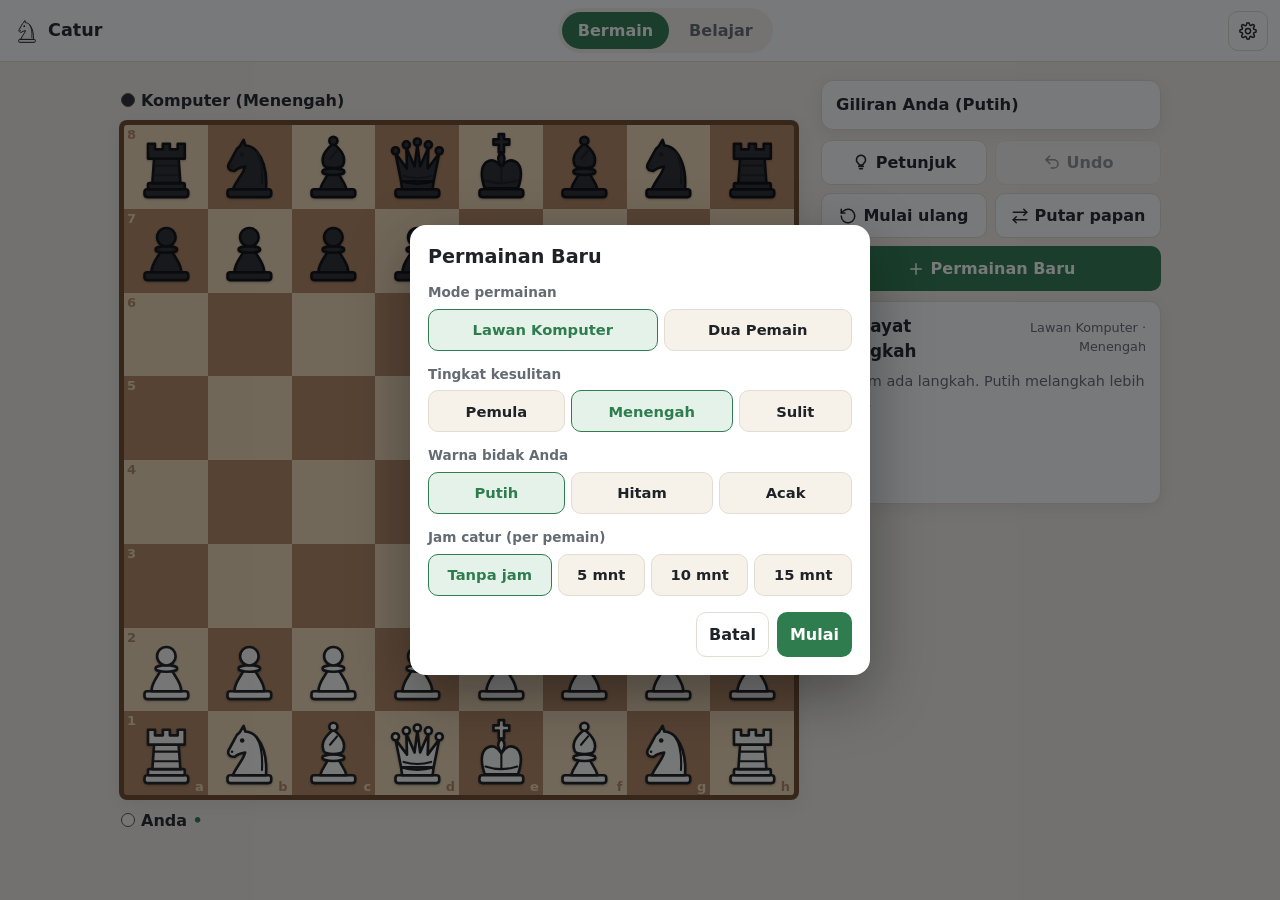
<file: index.html>
<!DOCTYPE html>
<html lang="id" data-theme="light" data-board="wood">
<head>
  <meta charset="UTF-8">
  <meta name="viewport" content="width=device-width, initial-scale=1, viewport-fit=cover">
  <meta name="theme-color" content="#2f7d4f">
  <meta name="description" content="Game catur berbahasa Indonesia: lawan komputer, dua pemain, dan mode belajar.">
  <title>Catur Indonesia</title>
  <link rel="stylesheet" href="css/style.css">
</head>
<body>
  <!-- ================= BAGIAN ATAS ================= -->
  <header class="topbar">
    <div class="brand"><span class="brand-logo" id="brandLogo"></span><span>Catur</span></div>
    <nav class="tabs" role="tablist">
      <button class="tab active" data-view="play" role="tab" aria-selected="true">Bermain</button>
      <button class="tab" data-view="learn" role="tab" aria-selected="false">Belajar</button>
    </nav>
    <button class="icon-btn" id="btnSettings" aria-label="Pengaturan" title="Pengaturan">
      <svg viewBox="0 0 24 24"><path d="M12 15.5a3.5 3.5 0 1 0 0-7 3.5 3.5 0 0 0 0 7Z"/><path d="M19.4 15a1.7 1.7 0 0 0 .3 1.8l.1.1a2 2 0 1 1-2.8 2.8l-.1-.1a1.7 1.7 0 0 0-1.8-.3 1.7 1.7 0 0 0-1 1.5V21a2 2 0 1 1-4 0v-.1a1.7 1.7 0 0 0-1.1-1.5 1.7 1.7 0 0 0-1.8.3l-.1.1a2 2 0 1 1-2.8-2.8l.1-.1a1.7 1.7 0 0 0 .3-1.8 1.7 1.7 0 0 0-1.5-1H3a2 2 0 1 1 0-4h.1a1.7 1.7 0 0 0 1.5-1.1 1.7 1.7 0 0 0-.3-1.8l-.1-.1a2 2 0 1 1 2.8-2.8l.1.1a1.7 1.7 0 0 0 1.8.3H9a1.7 1.7 0 0 0 1-1.5V3a2 2 0 1 1 4 0v.1a1.7 1.7 0 0 0 1 1.5 1.7 1.7 0 0 0 1.8-.3l.1-.1a2 2 0 1 1 2.8 2.8l-.1.1a1.7 1.7 0 0 0-.3 1.8V9a1.7 1.7 0 0 0 1.5 1H21a2 2 0 1 1 0 4h-.1a1.7 1.7 0 0 0-1.5 1Z"/></svg>
    </button>
  </header>

  <main>
    <!-- ================= MODE BERMAIN ================= -->
    <section class="view" id="playView">
      <div class="game-layout">
        <div class="board-area">
          <div class="player-bar" id="barTop">
            <div class="pl-info"><span class="pl-dot"></span><span class="pl-name"></span></div>
            <div class="pl-captured"></div>
            <div class="pl-clock" hidden></div>
          </div>
          <div class="board-frame"><div id="board"></div></div>
          <div class="player-bar" id="barBottom">
            <div class="pl-info"><span class="pl-dot"></span><span class="pl-name"></span></div>
            <div class="pl-captured"></div>
            <div class="pl-clock" hidden></div>
          </div>
        </div>

        <aside class="panel">
          <div class="card status-card">
            <div class="status" id="status" aria-live="polite"></div>
            <div class="note" id="aiNote" hidden></div>
          </div>

          <div class="controls">
            <button class="btn" id="btnHint">
              <svg viewBox="0 0 24 24"><path d="M9 18h6M10 21h4M12 3a6 6 0 0 0-3.6 10.8c.6.5 1 1.2 1 2V16h5.2v-.2c0-.8.4-1.5 1-2A6 6 0 0 0 12 3Z"/></svg>
              Petunjuk</button>
            <button class="btn" id="btnUndo">
              <svg viewBox="0 0 24 24"><path d="M9 14 4 9l5-5"/><path d="M4 9h10.5a5.5 5.5 0 0 1 0 11H11"/></svg>
              Undo</button>
            <button class="btn" id="btnRestart">
              <svg viewBox="0 0 24 24"><path d="M3 12a9 9 0 1 0 3-6.7L3 8"/><path d="M3 3v5h5"/></svg>
              Mulai ulang</button>
            <button class="btn" id="btnFlip">
              <svg viewBox="0 0 24 24"><path d="m17 3 4 4-4 4"/><path d="M3 7h18M7 21l-4-4 4-4"/><path d="M21 17H3"/></svg>
              Putar papan</button>
            <button class="btn primary wide" id="btnNew">
              <svg viewBox="0 0 24 24"><path d="M12 5v14M5 12h14"/></svg>
              Permainan Baru</button>
          </div>

          <div class="card history-card">
            <div class="card-head">
              <h2>Riwayat Langkah</h2>
              <span class="game-info" id="gameInfo"></span>
            </div>
            <div class="move-list" id="moveList"></div>
          </div>
        </aside>
      </div>
    </section>

    <!-- ================= MODE BELAJAR ================= -->
    <section class="view" id="learnView" hidden>
      <div class="learn-layout show-list" id="learnLayout">
        <aside class="lesson-list" id="lessonList" aria-label="Daftar pelajaran"></aside>
        <div class="lesson-main">
          <div class="lesson-head">
            <button class="btn small back-btn" id="btnLessonBack">← Daftar</button>
            <div>
              <h2 id="lessonTitle"></h2>
              <div class="lesson-progress" id="lessonProgress"></div>
            </div>
          </div>
          <div class="lesson-body">
            <div class="lesson-board-area">
              <div class="board-frame"><div id="lessonBoard"></div></div>
            </div>
            <div class="lesson-side">
              <div class="card lesson-text" id="lessonText"></div>
              <div class="card task-card">
                <div class="task-label">Latihan</div>
                <div class="task-prompt" id="taskPrompt"></div>
                <div class="task-feedback" id="taskFeedback" aria-live="polite"></div>
                <div class="controls">
                  <button class="btn" id="btnTaskHint">Petunjuk</button>
                  <button class="btn" id="btnTaskReset">Ulangi</button>
                  <button class="btn primary wide" id="btnTaskNext" hidden>Lanjut →</button>
                </div>
              </div>
            </div>
          </div>
        </div>
      </div>
    </section>
  </main>

  <!-- ================= JENDELA: PERMAINAN BARU ================= -->
  <div class="modal" id="modalNew" hidden>
    <div class="modal-card" role="dialog" aria-modal="true" aria-labelledby="newTitle">
      <h2 id="newTitle">Permainan Baru</h2>
      <div class="field">
        <label>Mode permainan</label>
        <div class="seg" data-name="mode">
          <button data-value="ai">Lawan Komputer</button>
          <button data-value="two">Dua Pemain</button>
        </div>
      </div>
      <div class="field ai-only">
        <label>Tingkat kesulitan</label>
        <div class="seg" data-name="level">
          <button data-value="1">Pemula</button>
          <button data-value="2">Menengah</button>
          <button data-value="3">Sulit</button>
        </div>
      </div>
      <div class="field ai-only">
        <label>Warna bidak Anda</label>
        <div class="seg" data-name="color">
          <button data-value="w">Putih</button>
          <button data-value="b">Hitam</button>
          <button data-value="r">Acak</button>
        </div>
      </div>
      <div class="field">
        <label>Jam catur (per pemain)</label>
        <div class="seg" data-name="clock">
          <button data-value="0">Tanpa jam</button>
          <button data-value="5">5 mnt</button>
          <button data-value="10">10 mnt</button>
          <button data-value="15">15 mnt</button>
        </div>
      </div>
      <div class="modal-actions">
        <button class="btn" data-close>Batal</button>
        <button class="btn primary" id="btnStart">Mulai</button>
      </div>
    </div>
  </div>

  <!-- ================= JENDELA: PENGATURAN ================= -->
  <div class="modal" id="modalSettings" hidden>
    <div class="modal-card" role="dialog" aria-modal="true" aria-labelledby="setTitle">
      <h2 id="setTitle">Pengaturan</h2>
      <div class="field">
        <label>Tema papan</label>
        <div class="seg theme-seg" data-name="board">
          <button data-value="wood"><span class="swatch wood"></span>Klasik kayu</button>
          <button data-value="green"><span class="swatch green"></span>Hijau</button>
          <button data-value="blue"><span class="swatch blue"></span>Biru</button>
        </div>
      </div>
      <label class="switch-row"><span>Mode gelap</span><input type="checkbox" id="optDark"><span class="switch"></span></label>
      <label class="switch-row"><span>Efek suara</span><input type="checkbox" id="optSound"><span class="switch"></span></label>
      <label class="switch-row"><span>Peringatan bidak bisa dimakan gratis</span><input type="checkbox" id="optWarn"><span class="switch"></span></label>
      <label class="switch-row"><span>Putar papan otomatis (Dua Pemain)</span><input type="checkbox" id="optFlip"><span class="switch"></span></label>
      <div class="field">
        <label>Notasi riwayat langkah</label>
        <div class="seg" data-name="notation">
          <button data-value="intl">Internasional (N, B, R, Q, K)</button>
          <button data-value="id">Indonesia (K, G, B, M, R)</button>
        </div>
      </div>
      <div class="modal-actions">
        <button class="btn primary" data-close>Selesai</button>
      </div>
    </div>
  </div>

  <!-- ================= JENDELA: PROMOSI ================= -->
  <div class="modal" id="modalPromo" hidden>
    <div class="modal-card promo-card" role="dialog" aria-modal="true" aria-labelledby="promoTitle">
      <h2 id="promoTitle">Promosi pion</h2>
      <p class="muted">Pion Anda sampai di ujung papan. Pilih bidak penggantinya:</p>
      <div class="promo-grid" id="promoGrid"></div>
      <div class="modal-actions"><button class="btn" data-promo="">Batal</button></div>
    </div>
  </div>

  <!-- ================= JENDELA: DIALOG UMUM ================= -->
  <div class="modal" id="modalDialog" hidden>
    <div class="modal-card" role="alertdialog" aria-modal="true" aria-labelledby="dlgTitle">
      <h2 id="dlgTitle"></h2>
      <div class="dlg-body" id="dlgBody"></div>
      <div class="modal-actions" id="dlgActions"></div>
    </div>
  </div>

  <div class="toast" id="toast" role="status" aria-live="polite"></div>

  <!-- Urutan skrip: aturan → AI → gambar bidak → papan → suara → tutorial → aplikasi -->
  <script src="js/engine.js"></script>
  <script src="js/ai.js"></script>
  <script src="js/pieces.js"></script>
  <script src="js/board.js"></script>
  <script src="js/sound.js"></script>
  <script src="js/tutorial.js"></script>
  <script src="js/app.js"></script>
</body>
</html>
</file>
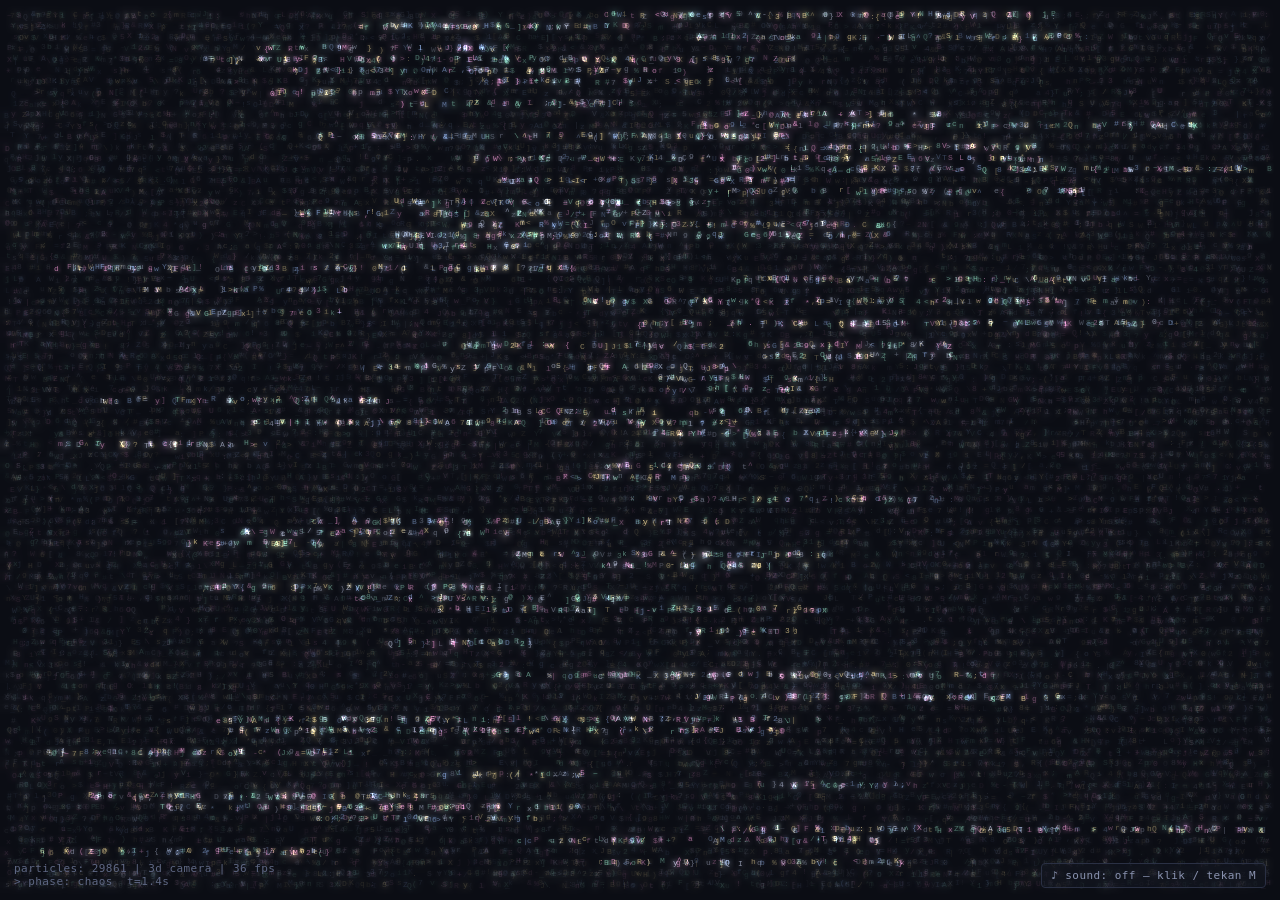
<file: black-hole.html>
<!DOCTYPE html>
<html lang="id">
<head>
<meta charset="UTF-8">
<meta name="viewport" content="width=device-width, initial-scale=1">
<title>ASCII Black Hole</title>
<style>
  html, body { margin: 0; height: 100%; background: #0b0d14; overflow: hidden; }
  canvas { display: block; position: fixed; inset: 0; width: 100vw; height: 100vh; }
  #hud {
    position: fixed; left: 14px; bottom: 12px;
    font: 11px ui-monospace, "SF Mono", Menlo, Consolas, monospace;
    color: #5f6884; letter-spacing: .04em;
    pointer-events: none; user-select: none; white-space: pre;
  }
  #snd {
    position: fixed; right: 14px; bottom: 12px;
    font: 11px ui-monospace, "SF Mono", Menlo, Consolas, monospace;
    color: #8a93b0; background: rgba(20,24,36,.55);
    border: 1px solid #2a3044; border-radius: 4px;
    padding: 5px 9px; letter-spacing: .04em; cursor: pointer;
  }
  #snd:hover { color: #d7dcf0; border-color: #4a5372; }
  #snd.on { color: #ffd38a; border-color: #6b5a34; }
</style>
</head>
<body>
<canvas id="c"></canvas>
<div id="hud"></div>
<button id="snd" type="button">♪ sound: off — klik / tekan M</button>
<script>
(() => {
'use strict';

/* =====================================================================
   KONFIGURASI
   ===================================================================== */
const N       = 29861;          // jumlah partikel
const LOOP    = 30;             // durasi satu siklus animasi (detik)
const DIST    = 11;             // jarak kamera ke pusat (satuan dunia)
const TAU     = Math.PI * 2;
const CHARSET = 'ABCDEFGHIJKLMNOPQRSTUVWXYZabcdefghijklmnopqrstuvwxyz0123456789()[]{}=+*#%@;:<>/\\|&$!?~^-_.,';
const NC      = CHARSET.length;
const SIZES   = [8, 10];        // dua ukuran font: kecil (jauh) & besar (dekat)
const CELL_W  = 6, CELL_H = 11; // grid "layar kode" pada fase kekacauan

// Parameter URL opsional untuk debugging: ?t=12 → mulai di detik ke-12
const params = new URLSearchParams(location.search);
const T_OFFSET = parseFloat(params.get('t')) || 0;

/* =====================================================================
   CANVAS & BUFFER
   Semua partikel di-"stamp" langsung ke ImageData (blending aditif
   manual), lalu glow ditambahkan dengan globalCompositeOperation 'lighter'.
   ===================================================================== */
const canvas = document.getElementById('c');
const ctx    = canvas.getContext('2d');
const hud    = document.getElementById('hud');
const glowA  = document.createElement('canvas'), gax = glowA.getContext('2d');
const glowB  = document.createElement('canvas'), gbx = glowB.getContext('2d');

let W = 0, H = 0, CX = 0, CY = 0, F = 0, MAXD = 0;
let img, data, u32, cols = 1, rows = 1;
let rowInd = new Float32Array(1), rowLen = new Float32Array(1);

/* ---------------------------------------------------------------------
   Masker glyph: setiap karakter dirender sekali, piksel yang menyala
   disimpan sebagai (dx, dy, alpha). Saat menggambar cukup menjumlahkan
   warna ke buffer — jauh lebih cepat daripada fillText 30rb kali.
   --------------------------------------------------------------------- */
let gStart, gDX, gDY, gA, gOff;
function buildGlyphs() {
  const tmp = document.createElement('canvas');
  tmp.width = tmp.height = 32;
  const tx = tmp.getContext('2d', { willReadFrequently: true });
  const dx = [], dy = [], a = [];
  gStart = new Int32Array(SIZES.length * NC + 1);
  let gi = 0;
  for (const s of SIZES) {
    const cw = Math.ceil(s * 0.62) + 1, ch = s + 2;
    tx.font = `${s}px ui-monospace, "SF Mono", Menlo, Consolas, "Courier New", monospace`;
    tx.textBaseline = 'top';
    tx.fillStyle = '#fff';
    for (let c = 0; c < NC; c++) {
      tx.clearRect(0, 0, 32, 32);
      tx.fillText(CHARSET[c], 0, 0);
      const d = tx.getImageData(0, 0, cw, ch).data;
      gStart[gi++] = dx.length;
      for (let y = 0; y < ch; y++) for (let x = 0; x < cw; x++) {
        const al = d[(y * cw + x) * 4 + 3];
        if (al > 24) { dx.push(x - (cw >> 1)); dy.push(y - (ch >> 1)); a.push(al / 255); }
      }
    }
  }
  gStart[gi] = dx.length;
  gDX = Int16Array.from(dx); gDY = Int16Array.from(dy);
  gA = Float32Array.from(a); gOff = new Int32Array(dx.length);
}

function hash(n) { const s = Math.sin(n * 127.1 + 311.7) * 43758.5453; return s - Math.floor(s); }

function resize() {
  const iw = innerWidth, ih = innerHeight;
  const rs = Math.min(1, Math.sqrt(2.4e6 / (iw * ih)));   // batasi jumlah piksel
  W = canvas.width  = Math.max(64, Math.floor(iw * rs));
  H = canvas.height = Math.max(64, Math.floor(ih * rs));
  img  = ctx.createImageData(W, H);
  data = img.data;
  u32  = new Uint32Array(data.buffer);
  for (let j = 0; j < gOff.length; j++) gOff[j] = gDY[j] * W + gDX[j];
  CX = W / 2; CY = H / 2;
  F = Math.min(W, H) * 0.85;          // panjang fokus kamera
  MAXD = Math.hypot(W, H) * 0.5;
  glowA.width = Math.max(1, W >> 2);  glowA.height = Math.max(1, H >> 2);
  glowB.width = Math.max(1, (W / 10) | 0); glowB.height = Math.max(1, (H / 10) | 0);
  // Struktur "baris kode" untuk fase kekacauan (indentasi + panjang baris)
  cols = Math.max(1, Math.floor(W / CELL_W));
  rows = Math.max(1, Math.floor(H / CELL_H));
  rowInd = new Float32Array(rows); rowLen = new Float32Array(rows);
  for (let r = 0; r < rows; r++) {
    const h = hash(r * 3.7 + 1);
    rowInd[r] = Math.floor(hash(r + 9.1) * 6) * 4 + Math.floor(hash(r * 1.3) * cols * 0.55);
    rowLen[r] = h < 0.15 ? 0 : 6 + h * cols * 0.45;
  }
}

/* =====================================================================
   DATA PARTIKEL (typed arrays — tanpa objek per partikel/per frame)
   ===================================================================== */
const S1 = new Float32Array(N), S2 = new Float32Array(N), S3 = new Float32Array(N);
const S4 = new Float32Array(N), S5 = new Float32Array(N), S6 = new Float32Array(N);
const G1 = new Float32Array(N), G2 = new Float32Array(N), G3 = new Float32Array(N);
const UX = new Float32Array(N), UY = new Float32Array(N), UZ = new Float32Array(N);
const CHI = new Uint8Array(N);                       // indeks karakter
// hasil per frame
const PX = new Int32Array(N), PY = new Int32Array(N);
const PR = new Float32Array(N), PG = new Float32Array(N), PB = new Float32Array(N);
const GI = new Uint16Array(N), FR = new Uint8Array(N);

function gauss() { let u = 0, v = 0; while (u === 0) u = Math.random(); v = Math.random(); return Math.sqrt(-2 * Math.log(u)) * Math.cos(TAU * v); }
for (let i = 0; i < N; i++) {
  S1[i] = Math.random(); S2[i] = Math.random(); S3[i] = Math.random();
  S4[i] = Math.random(); S5[i] = Math.random(); S6[i] = Math.random();
  G1[i] = gauss(); G2[i] = gauss(); G3[i] = gauss();
  const x = gauss(), y = gauss(), z = gauss(), l = Math.hypot(x, y, z) || 1;
  UX[i] = x / l; UY[i] = y / l; UZ[i] = z / l;
  CHI[i] = (Math.random() * NC) | 0;
}

// Sinar ledakan (dibuat sekali)
const NRAY = 64;
const RAY_A = new Float32Array(NRAY), RAY_L = new Float32Array(NRAY), RAY_W = new Float32Array(NRAY);
for (let k = 0; k < NRAY; k++) { RAY_A[k] = Math.random() * TAU; RAY_L[k] = Math.random(); RAY_W[k] = Math.random(); }

/* =====================================================================
   PALET WARNA
   ===================================================================== */
function buildLUT(stops) {
  const lut = new Float32Array(256 * 3);
  for (let i = 0; i < 256; i++) {
    const t = i / 255;
    let k = 0; while (k < stops.length - 2 && t > stops[k + 1][0]) k++;
    const [t0, c0] = stops[k], [t1, c1] = stops[k + 1];
    const f = Math.min(1, Math.max(0, (t - t0) / (t1 - t0)));
    for (let c = 0; c < 3; c++) lut[i * 3 + c] = c0[c] + (c1[c] - c0[c]) * f;
  }
  return lut;
}
// Piringan akresi: putih-krem panas → emas → oranye → merah muda → magenta gelap
const DISK_LUT = buildLUT([
  [0.00, [255, 248, 225]], [0.12, [255, 214, 120]], [0.35, [255, 158, 58]],
  [0.60, [255, 104, 88]],  [0.80, [236, 92, 152]],  [1.00, [150, 52, 112]]
]);
const CODE_COL = [[110,135,175],[115,180,150],[205,125,172],[150,156,172],[205,182,118]];
const ARM_COL  = [[130,200,255],[180,125,255],[255,120,200],[255,220,110]]; // biru muda, ungu, pink, kuning

/* =====================================================================
   UTILITAS
   ===================================================================== */
const clamp01 = v => v < 0 ? 0 : v > 1 ? 1 : v;
const sstep = (a, b, x) => { const t = clamp01((x - a) / (b - a)); return t * t * (3 - 2 * t); };
// Interpolasi keyframe [[t, nilai], ...] dengan smoothstep
function key(T, keys) {
  if (T <= keys[0][0]) return keys[0][1];
  for (let k = 0; k < keys.length - 1; k++) {
    const a = keys[k], b = keys[k + 1];
    if (T <= b[0]) return a[1] + (b[1] - a[1]) * sstep(a[0], b[0], T);
  }
  return keys[keys.length - 1][1];
}

// Kurva global sepanjang siklus
const PITCH_KEYS = [[0,0.30],[16,0.30],[19,0.95],[25.5,0.95],[27.5,0.40],[30,0.40]];          // kemiringan kamera
const HOLE_KEYS  = [[0,0],[3.3,0],[5.5,1],[16,1],[18.5,0.45],[25.5,0.45],[27.5,0.8],[28.6,0.8],[30,0]]; // radius lubang (dunia)
const FADE_KEYS  = [[0,0],[0.8,1],[27.6,1],[29.6,0],[30,0]];                                 // kecerahan global

/* =====================================================================
   KAMERA 3D (perspektif sederhana)
   yaw  : berputar pelan mengelilingi sumbu Y
   pitch: kamera sedikit di atas bidang piringan → piringan tampak elips
   ===================================================================== */
let cyw = 1, syw = 0, cpt = 1, spt = 0, HR = 0;
let pX = 0, pY = 0, pS = 1, pF = 0;
function project(x, y, z) {
  const x1 = x * cyw - z * syw, z1 = x * syw + z * cyw;
  const y2 = y * cpt + z1 * spt, z2 = -y * spt + z1 * cpt;
  const zc = DIST + z2, s = F / (zc < 0.5 ? 0.5 : zc);
  pX = CX + x1 * s; pY = CY - y2 * s;
  pS = s * DIST / F;          // skala relatif (1 = sejajar pusat)
  pF = z2 < 0 ? 1 : 0;        // 1 = di depan lubang hitam
}

/* =====================================================================
   FUNGSI FASE
   Setiap fase menghitung target partikel i pada waktu T dan menulis ke
   variabel keluaran: posisi layar, warna, kecerahan, skala, depan/belakang.
   ===================================================================== */
let oX, oY, oR, oG, oB, oA, oS, oF;

/* ---- FASE 1: KEKACAUAN — karakter tersebar seperti potongan kode ---- */
function CHAOS(i, T) {
  const row = (S2[i] * rows) | 0, col = (S1[i] * cols) | 0;
  const inLine = col >= rowInd[row] && col < rowInd[row] + rowLen[row];
  oX = col * CELL_W + 3 + Math.sin(T * 0.9 + S3[i] * 40) * 1.6;
  oY = row * CELL_H + 6 + Math.cos(T * 0.7 + S4[i] * 30) * 1.2;
  const c = CODE_COL[(S4[i] * 5) | 0];
  oR = c[0]; oG = c[1]; oB = c[2];
  const fl = 0.75 + 0.25 * Math.sin(T * 3 + S5[i] * 50);
  oA = (inLine ? 0.45 + 0.35 * S5[i] : 0.08 + 0.1 * S5[i]) * fl;
  oS = 1; oF = 1;
}

/* ---- FASE 2: TARIKAN — awan bercahaya kebiruan/krem di sekitar lubang ---- */
function CLOUD(i, T) {
  const r = 1.3 + Math.pow(S1[i], 1.5) * 4.4;
  const a = T * 0.9 / r, ca = Math.cos(a), sa = Math.sin(a);
  const x = (UX[i] * ca - UZ[i] * sa) * r;
  const z = (UX[i] * sa + UZ[i] * ca) * r;
  const y = UY[i] * 0.55 * r;
  project(x, y, z);
  const m = clamp01(S4[i] * 0.8 + 1.2 / r - 0.2);       // dekat pusat lebih krem
  oR = 130 + 125 * m; oG = 175 + 61 * m; oB = 255 - 50 * m;
  oA = Math.min(1.5, 0.16 + 2.2 / (r * r)) * (0.7 + 0.3 * pS);
  oX = pX; oY = pY; oS = pS; oF = pF;
}

/* ---- FASE 3: BLACK HOLE + ACCRETION DISK (rotasi diferensial + lensing) ---- */
function DISK(i, T) {
  if (S6[i] < 0.22) {
    // Citra lensa gravitasi: sisi belakang piringan "melengkung" di atas
    // (dan tipis di bawah) lubang hitam — dihitung di ruang layar.
    const ph = S2[i] * TAU - T * 0.8, sn = Math.sin(ph), cs = Math.cos(ph);
    const top = sn < 0 ? -sn : 0;
    const u = S1[i] * S1[i];
    const rr = HR * (1.05 + (0.16 + 1.05 * top * top) * u);
    oX = CX + cs * rr * (1 + 0.35 * top);
    oY = CY + sn * rr * (sn < 0 ? 1 : 0.92);
    const li = ((u * 0.55) * 255) | 0;
    oR = DISK_LUT[li * 3]; oG = DISK_LUT[li * 3 + 1]; oB = DISK_LUT[li * 3 + 2];
    oA = (1.0 - u * 0.55) * (1 + 0.3 * cs) * 0.85;
    oS = 1; oF = 1;
    return;
  }
  const r = 1.55 + Math.pow(S1[i], 1.8) * 5.2;
  const th = S2[i] * TAU + T * 2.3 / Math.pow(r, 1.5);  // ω ∝ r^-1.5 (Kepler)
  const x = r * Math.cos(th), z = r * Math.sin(th), y = G1[i] * 0.03 * r;
  project(x, y, z);
  const li = (clamp01((r - 1.55) / 5.2) * 255) | 0;
  oR = DISK_LUT[li * 3]; oG = DISK_LUT[li * 3 + 1]; oB = DISK_LUT[li * 3 + 2];
  const beam = 1 + 0.45 * Math.sin(th + Math.atan2(syw, cyw));  // efek Doppler
  oA = (0.2 + 1.0 / (r - 0.6)) * beam * (0.6 + 0.4 * pS);
  oX = pX; oY = pY; oS = pS; oF = pF;
}

/* ---- FASE 4: RUNTUH — tersisa cincin foton emas tipis ---- */
function RING(i, T) {
  if (S6[i] < 0.62) {
    const ph = S2[i] * TAU + T * 1.6;
    const rr = HR * (1.07 + G1[i] * 0.022);
    oX = CX + Math.cos(ph) * rr; oY = CY + Math.sin(ph) * rr;
    const w = S4[i] * 0.5;
    oR = 255; oG = 196 + 50 * w; oB = 90 + 110 * w;
    oA = 0.3; oS = 1; oF = 1;
  } else {               // sisanya tersedot ke dalam lubang
    oX = CX; oY = CY; oR = 255; oG = 200; oB = 120; oA = 0; oS = 1; oF = 0;
  }
}

/* ---- FASE 5: LEDAKAN — partikel terlempar ke segala arah ---- */
function BLAST(i, T) {
  const tl = T - 16 > 0 ? T - 16 : 0;
  const a = S2[i] * TAU, sp = 0.2 + Math.pow(S1[i], 0.7) * 0.95;
  const dist = HR + sp * MAXD * 0.8 * (1 - Math.exp(-tl * 2.4));
  oX = CX + Math.cos(a) * dist; oY = CY + Math.sin(a) * dist * 0.9;
  const c = ARM_COL[i & 3], m = clamp01(tl * 1.1);
  oR = 255 + (c[0] - 255) * m; oG = 255 + (c[1] - 255) * m; oB = 255 + (c[2] - 255) * m;
  oA = 1.3 * Math.exp(-tl * 1.1) + 0.3;
  oS = 1; oF = 1;
}

/* ---- FASE 6: GALAKSI SPIRAL — 4 lengan menggulung ke dalam ---- */
function GALAXY(i, T) {
  const tg = T - 17;
  const shrink = 1 - 0.32 * sstep(17, 26, T);
  const kind = S6[i];
  let x, y, z, r0;
  if (kind < 0.12) {                         // tonjolan inti
    r0 = 0.55 + Math.abs(G1[i]) * 0.75;
    const a = T * 0.8 / r0, ca = Math.cos(a), sa = Math.sin(a);
    x = (UX[i] * ca - UZ[i] * sa) * r0 * shrink;
    z = (UX[i] * sa + UZ[i] * ca) * r0 * shrink;
    y = UY[i] * 0.6 * r0 * shrink;
    project(x, y, z);
    oR = 255; oG = 232; oB = 188; oA = 0.5 + 0.45 / r0;
  } else if (kind < 0.17) {                  // cincin bercahaya di sekitar lubang kecil
    r0 = 0.62 + G1[i] * 0.025;
    const th = S2[i] * TAU + T * 2.6;
    project(r0 * Math.cos(th), 0, r0 * Math.sin(th));
    oR = 255; oG = 215; oB = 140; oA = 1.0;
  } else {                                   // lengan spiral logaritmik
    const arm = i & 3;
    r0 = 0.75 + Math.pow(S1[i], 1.25) * 6.6;
    const wind = 0.85 + 0.09 * (tg > 0 ? tg : 0);       // lengan makin tergulung
    const th = arm * (TAU / 4) + wind * Math.log(r0) * 2.0
             + G1[i] * (0.22 + 0.1 / r0) - T * 0.6 / Math.sqrt(r0);
    const r = (r0 + G2[i] * 0.12 * Math.sqrt(r0)) * shrink;
    x = r * Math.cos(th); z = r * Math.sin(th); y = G3[i] * 0.07 * Math.sqrt(r0);
    project(x, y, z);
    const c = ARM_COL[arm], m = Math.exp(-r0 / 1.3);
    if (S5[i] > 0.94) { oR = 240; oG = 240; oB = 255; }  // bintang putih acak
    else { oR = c[0] + (255 - c[0]) * m; oG = c[1] + (238 - c[1]) * m; oB = c[2] + (200 - c[2]) * m; }
    oA = (0.26 + 0.9 / (r0 + 0.2)) * (0.8 + 0.4 * S4[i]);
  }
  oA *= 0.6 + 0.4 * pS;
  oX = pX; oY = pY; oS = pS; oF = pF;
}

/* ---- FASE 7: AKHIR — cincin emas besar + jet ke atas, lalu memudar ---- */
function FINALE(i, T) {
  const kind = S6[i];
  if (kind < 0.62) {                         // cincin emas besar
    const r = 3.5 + G1[i] * 0.12, th = S2[i] * TAU + T * 0.9;
    project(r * Math.cos(th), G2[i] * 0.04, r * Math.sin(th));
    const w = S4[i];
    oR = 255; oG = 185 + 45 * w; oB = 75 + 80 * w;
    oA = 0.26 * (0.6 + 0.4 * pS);
  } else if (kind < 0.86) {                  // jet partikel ke atas
    let h = S1[i] + T * 0.5; h -= Math.floor(h);
    const spread = 0.06 + h * 0.55;
    project(G1[i] * spread, 0.85 + h * 7.5, G2[i] * spread);
    oR = 235 - 95 * h; oG = 245 - 55 * h; oB = 255;
    oA = (1 - h) * (1 - h) * 0.8 + 0.04;
  } else {                                   // tersedot ke pusat
    oX = CX; oY = CY; oR = 255; oG = 200; oB = 120; oA = 0; oS = 1; oF = 0;
    return;
  }
  oX = pX; oY = pY; oS = pS; oF = pF;
}

/* =====================================================================
   LINIMASA — [mulai, selesai, faseA, faseB, stagger, pinch, urut-radius]
   Di dalam segmen, partikel diinterpolasi A→B dengan smoothstep. Stagger
   membuat tiap partikel berangkat di waktu sedikit berbeda; pinch menarik
   lintasan ke pusat (efek "tersedot").
   ===================================================================== */
const SEGMENTS = [
  [ 0.0,  3.0, CHAOS,  CHAOS,  0,    0,    0],  // 1. kekacauan
  [ 3.0,  5.8, CHAOS,  CLOUD,  0.45, 0.25, 0],  // 2. tarikan
  [ 5.8,  6.5, CLOUD,  CLOUD,  0,    0,    0],
  [ 6.5,  8.8, CLOUD,  DISK,   0.4,  0,    0],  // 3. pembentukan piringan
  [ 8.8, 14.0, DISK,   DISK,   0,    0,    0],
  [14.0, 16.0, DISK,   RING,   0.5,  0,    1],  // 4. runtuh (dalam dulu)
  [16.0, 16.25, RING,  BLAST,  0.2,  0,    0],  // 5. ledakan
  [16.25, 17.3, BLAST, BLAST,  0,    0,    0],
  [17.3, 19.8, BLAST,  GALAXY, 0.4,  0,    0],  // 6. galaksi spiral
  [19.8, 25.5, GALAXY, GALAXY, 0,    0,    0],
  [25.5, 27.6, GALAXY, FINALE, 0.45, 0.75, 1],  // 7. tersedot → cincin + jet
  [27.6, 30.0, FINALE, FINALE, 0,    0,    0],
];
const PHASE_NAME = new Map([[CHAOS,'chaos'],[CLOUD,'infall'],[DISK,'accretion disk'],[RING,'collapse'],
                            [BLAST,'explosion'],[GALAXY,'spiral galaxy'],[FINALE,'jet']]);

/* =====================================================================
   RENDER
   ===================================================================== */
// Tambahkan glyph partikel ke buffer (blending aditif, clamp otomatis 0..255)
function stampPass(front) {
  const d = data, off = gOff, ga = gA, gs = gStart, w = W;
  const xmax = W - 7, ymax = H - 8;
  for (let i = 0; i < N; i++) {
    if (FR[i] !== front) continue;
    const r = PR[i], g = PG[i], b = PB[i];
    if (r + g + b < 3) continue;
    const px = PX[i], py = PY[i];
    if (px < 7 || py < 8 || px >= xmax || py >= ymax) continue;
    const base = py * w + px, gi = GI[i];
    for (let j = gs[gi], e = gs[gi + 1]; j < e; j++) {
      const p = (base + off[j]) << 2, a = ga[j];
      d[p] += r * a; d[p + 1] += g * a; d[p + 2] += b * a;
    }
  }
}

// Lingkaran hitam pekat lubang hitam (menutup partikel di belakangnya)
function fillHole() {
  const R = HR; if (R < 1) return;
  const y0 = Math.max(0, Math.ceil(CY - R)), y1 = Math.min(H - 1, Math.floor(CY + R));
  for (let y = y0; y <= y1; y++) {
    const dy = y + 0.5 - CY, hw = Math.sqrt(Math.max(0, R * R - dy * dy));
    const x0 = Math.max(0, Math.round(CX - hw)), x1 = Math.min(W, Math.round(CX + hw));
    if (x1 > x0) u32.fill(0xFF000000, y * W + x0, y * W + x1);
  }
}

// Kilatan, layar memutih, dan garis-garis cahaya saat ledakan
function blastEffects(T) {
  const tb = T - 16;
  if (tb < -0.35 || tb > 1.6) return;
  ctx.globalCompositeOperation = 'lighter';
  // kilatan inti
  const fl = tb < 0 ? (tb + 0.35) / 0.35 : Math.exp(-tb * 2.4);
  const rad = Math.max(4, HR * (1.2 + Math.max(0, tb) * 9));
  const g = ctx.createRadialGradient(CX, CY, 0, CX, CY, rad);
  g.addColorStop(0, `rgba(255,255,255,${0.95 * fl})`);
  g.addColorStop(0.35, `rgba(255,235,200,${0.5 * fl})`);
  g.addColorStop(1, 'rgba(255,200,150,0)');
  ctx.globalAlpha = 1; ctx.fillStyle = g;
  ctx.fillRect(CX - rad, CY - rad, rad * 2, rad * 2);
  // garis cahaya memancar
  if (tb > 0) {
    const e = 1 - Math.pow(1 - clamp01(tb / 0.9), 3), fade = 1 - sstep(0.25, 1.5, tb);
    for (let k = 0; k < NRAY; k++) {
      const len = MAXD * (0.35 + 0.8 * RAY_L[k]) * e, ca = Math.cos(RAY_A[k]), sa = Math.sin(RAY_A[k]);
      const r0 = HR * 0.8 + len * 0.15;
      const lg = ctx.createLinearGradient(CX + ca * r0, CY + sa * r0, CX + ca * len, CY + sa * len);
      lg.addColorStop(0, `rgba(255,245,230,${0.7 * fade * (0.4 + 0.6 * RAY_W[k])})`);
      lg.addColorStop(1, 'rgba(160,200,255,0)');
      ctx.strokeStyle = lg; ctx.lineWidth = 0.6 + RAY_W[k] * 2.2;
      ctx.beginPath(); ctx.moveTo(CX + ca * r0, CY + sa * r0); ctx.lineTo(CX + ca * len, CY + sa * len); ctx.stroke();
    }
  }
  // layar memutih sesaat
  const wo = sstep(-0.12, 0.03, tb) * (1 - sstep(0.06, 0.7, tb));
  if (wo > 0.002) {
    ctx.globalCompositeOperation = 'source-over';
    ctx.fillStyle = `rgba(255,252,245,${wo * 0.93})`;
    ctx.fillRect(0, 0, W, H);
  }
}

/* =====================================================================
   AUDIO — semua suara disintesis dengan Web Audio API (tanpa file).
   Lapisan kontinu (drone, angin, pad) dikendalikan kurva keyframe yang
   mengikuti linimasa; peristiwa (whoosh, ledakan, lonceng) dipicu saat
   waktu animasi melewati titik tertentu.
   Browser hanya mengizinkan audio setelah interaksi → tombol / tombol M.
   ===================================================================== */
const Sound = (() => {
  let ac = null, master, verbIn, noiseBuf, on = false, prevT = -1, tickAcc = 0, nextSpark = 0;
  let drone, droneOsc = [], droneLP, wind, windBP, windPan, pad, padLP;

  // Kurva level lapisan kontinu
  const DRONE_KEYS = [[0,0],[3,0],[6,0.45],[14,0.5],[15.9,0.85],[16.0,0],[17.5,0],[20,0.25],[25.5,0.25],[27.6,0.45],[29.6,0]];
  const DRONE_PITCH = [[0,1],[14,1],[15.95,1.6],[16.05,1],[30,1]];
  const WIND_KEYS  = [[0,0],[3,0],[4.6,0.3],[6.2,0.12],[8.5,0.16],[14,0.16],[15.9,0.5],[16.0,0],[17.5,0],[19.5,0.06],[25.5,0.06],[26.8,0.25],[29.6,0]];
  const WIND_FREQ  = [[0,300],[3,300],[5.8,1600],[6.5,700],[14,700],[15.9,3500],[16.1,600],[25.5,600],[27,2400],[30,800]];
  const PAD_KEYS   = [[0,0],[17.3,0],[19.5,0.16],[25.5,0.16],[27.6,0.08],[29.6,0]];
  const TICK_RATE  = [[0,0],[0.6,24],[2.9,24],[4.2,0],[30,0]];
  const PENTA = [587.33, 659.25, 739.99, 880, 987.77, 1174.66, 1318.51, 1479.98];

  function impulse(sec, decay) {
    const len = (ac.sampleRate * sec) | 0, b = ac.createBuffer(2, len, ac.sampleRate);
    for (let c = 0; c < 2; c++) {
      const d = b.getChannelData(c);
      for (let i = 0; i < len; i++) d[i] = (Math.random() * 2 - 1) * Math.pow(1 - i / len, decay);
    }
    return b;
  }
  function noise() { const s = ac.createBufferSource(); s.buffer = noiseBuf; s.loop = true; s.loopStart = Math.random(); return s; }
  // Sambungkan node ke master (dengan pan) + kirim sebagian ke reverb
  function out(node, pan = 0, wet = 0.3) {
    const p = ac.createStereoPanner(); p.pan.value = pan;
    node.connect(p); p.connect(master);
    if (wet > 0) { const w = ac.createGain(); w.gain.value = wet; p.connect(w); w.connect(verbIn); }
  }
  function envGain(t, a, peak, d) {
    const g = ac.createGain();
    g.gain.setValueAtTime(0.0001, t);
    g.gain.exponentialRampToValueAtTime(peak, t + a);
    g.gain.exponentialRampToValueAtTime(0.0001, t + a + d);
    return g;
  }

  function init() {
    ac = new (window.AudioContext || window.webkitAudioContext)();
    const comp = ac.createDynamicsCompressor();
    comp.threshold.value = -14; comp.ratio.value = 6; comp.attack.value = 0.002; comp.release.value = 0.25;
    master = ac.createGain(); master.gain.value = 0;
    const outG = ac.createGain(); outG.gain.value = 0.78;   // headroom agar ledakan tidak clipping
    master.connect(comp); comp.connect(outG); outG.connect(ac.destination);
    const verb = ac.createConvolver(); verb.buffer = impulse(3.8, 2.6);
    verbIn = ac.createGain(); verbIn.gain.value = 0.9; verbIn.connect(verb); verb.connect(master);
    noiseBuf = ac.createBuffer(1, ac.sampleRate * 2, ac.sampleRate);
    const nd = noiseBuf.getChannelData(0); for (let i = 0; i < nd.length; i++) nd[i] = Math.random() * 2 - 1;

    // Drone sub-bass: dua sinus sedikit detune (berdenyut) + triangle oktaf
    drone = ac.createGain(); drone.gain.value = 0;
    droneLP = ac.createBiquadFilter(); droneLP.type = 'lowpass'; droneLP.frequency.value = 260;
    droneLP.connect(drone); out(drone, 0, 0.25);
    [[41.2, 'sine', 1], [41.75, 'sine', 1], [82.4, 'triangle', 0.35]].forEach(([f, type, v]) => {
      const o = ac.createOscillator(), g = ac.createGain();
      o.type = type; o.frequency.value = f; g.gain.value = v;
      o.connect(g); g.connect(droneLP); o.start(); droneOsc.push([o, f]);
    });

    // Angin kosmik: noise → bandpass, digeser kiri-kanan mengikuti rotasi
    wind = ac.createGain(); wind.gain.value = 0;
    windBP = ac.createBiquadFilter(); windBP.type = 'bandpass'; windBP.Q.value = 1.4; windBP.frequency.value = 400;
    windPan = ac.createStereoPanner();
    const wn = noise(); wn.connect(windBP); windBP.connect(windPan); windPan.connect(wind);
    out(wind, 0, 0.35); wn.start();

    // Pad hangat untuk galaksi: akor Dmaj9, saw detune → lowpass bergelombang
    pad = ac.createGain(); pad.gain.value = 0;
    padLP = ac.createBiquadFilter(); padLP.type = 'lowpass'; padLP.frequency.value = 900; padLP.Q.value = 0.6;
    padLP.connect(pad); out(pad, 0, 0.7);
    const lfo = ac.createOscillator(), lfoG = ac.createGain();
    lfo.frequency.value = 0.12; lfoG.gain.value = 350; lfo.connect(lfoG); lfoG.connect(padLP.frequency); lfo.start();
    [146.83, 220.0, 329.63, 369.99, 554.37].forEach(f => {
      for (const det of [-7, 7]) {
        const o = ac.createOscillator(), g = ac.createGain();
        o.type = 'sawtooth'; o.frequency.value = f; o.detune.value = det; g.gain.value = 0.07;
        o.connect(g); g.connect(padLP); o.start();
      }
    });
  }

  /* ---------- efek satuan ---------- */
  // Ketikan digital kecil (fase kekacauan)
  function tick(t) {
    const o = ac.createOscillator(), bp = ac.createBiquadFilter();
    o.type = 'square'; o.frequency.value = 1400 + Math.random() * 3200;
    bp.type = 'bandpass'; bp.frequency.value = o.frequency.value; bp.Q.value = 6;
    const g = envGain(t, 0.002, 0.08 + Math.random() * 0.06, 0.035);
    o.connect(bp); bp.connect(g); out(g, Math.random() * 1.6 - 0.8, 0.15);
    o.start(t); o.stop(t + 0.06);
  }
  // Whoosh: noise dengan bandpass yang menyapu f0 → f1
  function whoosh(t, dur, f0, f1, peak, pan = 0, wet = 0.45) {
    const n = noise(), bp = ac.createBiquadFilter(), g = ac.createGain();
    bp.type = 'bandpass'; bp.Q.value = 2.2;
    bp.frequency.setValueAtTime(f0, t); bp.frequency.exponentialRampToValueAtTime(f1, t + dur);
    g.gain.setValueAtTime(0.0001, t);
    g.gain.exponentialRampToValueAtTime(peak, t + dur * 0.65);
    g.gain.exponentialRampToValueAtTime(0.0001, t + dur);
    n.connect(bp); bp.connect(g); out(g, pan, wet);
    n.start(t); n.stop(t + dur + 0.05);
  }
  // Lonceng kaca: parsial inharmonik dengan peluruhan eksponensial
  function bell(t, f, peak, dur, pan = 0, wet = 0.6) {
    [[1, 1, 1], [2.756, 0.32, 0.6], [5.404, 0.12, 0.35], [2, 0.18, 0.8]].forEach(([m, a, dm]) => {
      const o = ac.createOscillator(); o.type = 'sine'; o.frequency.value = f * m;
      const g = envGain(t, 0.004, peak * a, dur * dm);
      o.connect(g); out(g, pan, wet); o.start(t); o.stop(t + dur + 0.1);
    });
  }
  // Swell rendah saat piringan terbentuk
  function swell(t) {
    const o = ac.createOscillator(); o.type = 'sine';
    o.frequency.setValueAtTime(48, t); o.frequency.exponentialRampToValueAtTime(62, t + 2.5);
    const g = ac.createGain();
    g.gain.setValueAtTime(0.0001, t); g.gain.exponentialRampToValueAtTime(0.5, t + 1.2);
    g.gain.exponentialRampToValueAtTime(0.0001, t + 4);
    o.connect(g); out(g, 0, 0.4); o.start(t); o.stop(t + 4.1);
    bell(t + 0.1, 146.83, 0.12, 5, 0, 0.8);
    bell(t + 0.35, 220, 0.08, 5, 0.3, 0.8);
  }
  // Riser menegangkan sebelum ledakan — berhenti mendadak tepat sebelum BOOM
  function riser(t, dur) {
    const end = t + dur;
    const n = noise(), hp = ac.createBiquadFilter(), g = ac.createGain();
    hp.type = 'highpass';
    hp.frequency.setValueAtTime(150, t); hp.frequency.exponentialRampToValueAtTime(5000, end);
    g.gain.setValueAtTime(0.0001, t); g.gain.exponentialRampToValueAtTime(0.4, end - 0.02);
    g.gain.linearRampToValueAtTime(0, end + 0.01);
    n.connect(hp); hp.connect(g); out(g, 0, 0.3); n.start(t); n.stop(end + 0.05);
    const o = ac.createOscillator(), lp = ac.createBiquadFilter(), og = ac.createGain();
    o.type = 'sawtooth';
    o.frequency.setValueAtTime(70, t); o.frequency.exponentialRampToValueAtTime(880, end);
    lp.type = 'lowpass'; lp.frequency.setValueAtTime(300, t); lp.frequency.exponentialRampToValueAtTime(4000, end);
    og.gain.setValueAtTime(0.0001, t); og.gain.exponentialRampToValueAtTime(0.12, end - 0.02);
    og.gain.linearRampToValueAtTime(0, end + 0.01);
    o.connect(lp); lp.connect(og); out(og, 0, 0.3); o.start(t); o.stop(end + 0.05);
  }
  // LEDAKAN: kick sub yang jatuh + sub panjang + debu noise + retakan + kilau
  function boom(t) {
    const k = ac.createOscillator(); k.type = 'sine';
    k.frequency.setValueAtTime(170, t); k.frequency.exponentialRampToValueAtTime(28, t + 0.7);
    const kg = envGain(t, 0.004, 1.0, 2.0);
    k.connect(kg); out(kg, 0, 0.3); k.start(t); k.stop(t + 2.2);

    const s = ac.createOscillator(); s.type = 'sine'; s.frequency.value = 36;
    const sg = envGain(t, 0.02, 0.55, 3.5);
    s.connect(sg); out(sg, 0, 0.2); s.start(t); s.stop(t + 3.7);

    const n = noise(), lp = ac.createBiquadFilter();
    lp.type = 'lowpass'; lp.Q.value = 0.7;
    lp.frequency.setValueAtTime(9000, t); lp.frequency.exponentialRampToValueAtTime(140, t + 2.8);
    const ng = envGain(t, 0.003, 0.75, 3.2);
    n.connect(lp); lp.connect(ng); out(ng, 0, 0.9); n.start(t); n.stop(t + 3.4);

    const c = noise(), hp = ac.createBiquadFilter(); hp.type = 'highpass'; hp.frequency.value = 2500;
    const cg = envGain(t, 0.001, 0.5, 0.18);
    c.connect(hp); hp.connect(cg); out(cg, 0, 0.6); c.start(t); c.stop(t + 0.25);

    // kilau kristal yang menyebar ke kiri-kanan
    [1174.66, 1479.98, 1760, 2349.32].forEach((f, j) =>
      bell(t + 0.08 + j * 0.06, f, 0.07, 3.5, (j % 2 ? 1 : -1) * (0.3 + j * 0.15), 0.9));
  }
  // "Shing" cincin emas + semburan jet
  function goldRing(t) {
    [587.33, 739.99, 880, 1174.66].forEach((f, j) => bell(t + j * 0.05, f, 0.1, 4.5, (j - 1.5) * 0.3, 0.8));
    bell(t, 293.66, 0.12, 5, 0, 0.7);
    whoosh(t - 0.3, 2.6, 400, 6000, 0.22, 0, 0.6);
  }

  /* ---------- peristiwa terjadwal pada linimasa ---------- */
  const EVENTS = [
    [3.0,   t => whoosh(t, 2.8, 250, 1800, 0.35)],          // tarikan
    [6.5,   t => swell(t)],                                 // piringan terbentuk
    [14.05, t => riser(t, 1.88)],                           // runtuh → tegang
    [16.0,  t => boom(t)],                                  // LEDAKAN
    [17.4,  t => { bell(t, 293.66, 0.12, 6, -0.2, 0.9); bell(t + 0.25, 440, 0.09, 6, 0.2, 0.9); }], // galaksi
    [25.5,  t => whoosh(t, 2.0, 3000, 180, 0.35)],          // tersedot ke pusat
    [27.2,  t => goldRing(t)],                              // cincin emas + jet
  ];

  function setLevel(param, v, tc = 0.08) { param.setTargetAtTime(v, ac.currentTime, tc); }

  function update(T, dt) {
    if (!on) { prevT = T; return; }
    const now = ac.currentTime;
    if (prevT < 0 || T < prevT) prevT = T < prevT ? -0.001 : T;   // awal atau siklus mengulang
    for (const [te, fn] of EVENTS) if (prevT < te && T >= te) fn(now + 0.01);
    prevT = T;

    // lapisan kontinu
    setLevel(drone.gain, key(T, DRONE_KEYS), T > 15.9 && T < 16.1 ? 0.01 : 0.12);
    const pm = key(T, DRONE_PITCH);
    for (const [o, f] of droneOsc) setLevel(o.frequency, f * pm, 0.1);
    setLevel(droneLP.frequency, 220 + (pm - 1) * 900, 0.1);
    setLevel(wind.gain, key(T, WIND_KEYS), T > 15.9 && T < 16.1 ? 0.01 : 0.12);
    setLevel(windBP.frequency, key(T, WIND_FREQ), 0.15);
    setLevel(windPan.pan, Math.sin(T * 1.7) * 0.6, 0.1);
    setLevel(pad.gain, key(T, PAD_KEYS), 0.3);

    // ketikan acak saat kekacauan
    tickAcc += key(T, TICK_RATE) * dt;
    while (tickAcc >= 1) { tick(now + Math.random() * dt); tickAcc--; }

    // percikan arpeggio pentatonik di galaksi
    if (T > 19.2 && T < 25.3 && T >= nextSpark) {
      bell(now, PENTA[(Math.random() * PENTA.length) | 0], 0.035 + Math.random() * 0.03, 2.2, Math.random() * 1.6 - 0.8, 0.7);
      nextSpark = T + 0.18 + Math.random() * 0.35;
    } else if (T < 19.2) nextSpark = 0;
  }

  function toggle() {
    if (!ac) init();
    on = !on;
    if (on) { ac.resume(); prevT = -1; }
    master.gain.setTargetAtTime(on ? 0.85 : 0, ac.currentTime, on ? 0.3 : 0.08);
    return on;
  }
  document.addEventListener('visibilitychange', () => {
    if (!ac) return;
    if (document.hidden) ac.suspend(); else if (on) ac.resume();
  });
  return { update, toggle };
})();

const sndBtn = document.getElementById('snd');
function toggleSound() {
  const on = Sound.toggle();
  sndBtn.textContent = on ? '♪ sound: on — tekan M untuk mute' : '♪ sound: off — klik / tekan M';
  sndBtn.classList.toggle('on', on);
}
sndBtn.addEventListener('click', toggleSound);
addEventListener('keydown', e => { if (e.key === 'm' || e.key === 'M') toggleSound(); });

/* =====================================================================
   LOOP UTAMA
   ===================================================================== */
let t0 = performance.now(), last = t0, fps = 60, hudTimer = 0, flipAcc = 0;

function frame(now) {
  const dt = Math.min(100, now - last); last = now;
  fps += ((1000 / Math.max(1, dt)) - fps) * 0.08;
  const T = ((now - t0) / 1000 + T_OFFSET) % LOOP;

  // --- kamera & parameter global ---
  const yaw = T * 0.16, pitch = key(T, PITCH_KEYS);
  cyw = Math.cos(yaw); syw = Math.sin(yaw); cpt = Math.cos(pitch); spt = Math.sin(pitch);
  HR = key(T, HOLE_KEYS) * F / DIST;               // radius lubang di layar (px)
  const GB = key(T, FADE_KEYS);
  Sound.update(T, dt / 1000);

  // --- segmen linimasa aktif ---
  let seg = SEGMENTS[SEGMENTS.length - 1];
  for (let s = 0; s < SEGMENTS.length; s++) if (T < SEGMENTS[s][1]) { seg = SEGMENTS[s]; break; }
  const [s0, s1, A, B, st, pinch, byR] = seg;
  const k = clamp01((T - s0) / (s1 - s0));

  // --- karakter berganti acak agar terlihat "hidup" ---
  flipAcc += N * 0.6 * dt / 1000;
  while (flipAcc >= 1) { CHI[(Math.random() * N) | 0] = (Math.random() * NC) | 0; flipAcc--; }

  // --- hitung semua partikel (satu loop) ---
  for (let i = 0; i < N; i++) {
    if (A === B) {
      A(i, T);
    } else {
      const d = byR ? S1[i] : S5[i];
      let ki = clamp01((k - d * st) / (1 - st));
      ki = ki * ki * (3 - 2 * ki);
      if (ki <= 0) A(i, T);
      else if (ki >= 1) B(i, T);
      else {
        A(i, T);
        const aX = oX, aY = oY, aR = oR, aG = oG, aB = oB, aA = oA, aS = oS, aF = oF;
        B(i, T);
        oX = aX + (oX - aX) * ki; oY = aY + (oY - aY) * ki;
        oR = aR + (oR - aR) * ki; oG = aG + (oG - aG) * ki; oB = aB + (oB - aB) * ki;
        oA = aA + (oA - aA) * ki; oS = aS + (oS - aS) * ki;
        // Selama transisi, partikel di dalam lingkaran lubang selalu
        // dianggap di belakang → lubang tetap hitam pekat.
        const dx = oX - CX, dy = oY - CY;
        oF = (dx * dx + dy * dy < HR * HR * 1.1) ? 0 : (ki < 0.5 ? aF : oF);
        if (pinch) {                         // lintasan melengkung ke pusat
          const m = 1 - pinch * Math.sin(Math.PI * ki);
          oX = CX + (oX - CX) * m; oY = CY + (oY - CY) * m;
        }
      }
    }
    const b = oA * GB;
    PX[i] = oX | 0; PY[i] = oY | 0;
    PR[i] = oR * b; PG[i] = oG * b; PB[i] = oB * b;
    GI[i] = (oS > 1.1 ? NC : 0) + CHI[i];
    FR[i] = oF;
  }

  // --- gambar: belakang → lubang hitam → depan ---
  u32.fill(0xFF000000);
  stampPass(0);
  fillHole();
  stampPass(1);
  ctx.globalCompositeOperation = 'source-over'; ctx.globalAlpha = 1;
  ctx.putImageData(img, 0, 0);

  // --- glow halus (downscale + 'lighter'), bagian lubang dipotong ---
  const aw = glowA.width, ah = glowA.height, bw = glowB.width, bh = glowB.height;
  gax.globalCompositeOperation = 'source-over';
  gax.clearRect(0, 0, aw, ah);
  gax.drawImage(canvas, 0, 0, aw, ah);
  gbx.globalCompositeOperation = 'source-over';
  gbx.clearRect(0, 0, bw, bh);
  gbx.drawImage(glowA, 0, 0, bw, bh);
  if (HR > 1) {
    gax.globalCompositeOperation = gbx.globalCompositeOperation = 'destination-out';
    gax.beginPath(); gax.arc(CX * aw / W, CY * ah / H, HR * aw / W * 0.95, 0, TAU); gax.fill();
    gbx.beginPath(); gbx.arc(CX * bw / W, CY * bh / H, HR * bw / W * 0.9, 0, TAU); gbx.fill();
  }
  ctx.globalCompositeOperation = 'lighter';
  ctx.imageSmoothingEnabled = true;
  ctx.globalAlpha = 0.55; ctx.drawImage(glowA, 0, 0, W, H);
  ctx.globalAlpha = 0.7;  ctx.drawImage(glowB, 0, 0, W, H);
  ctx.globalAlpha = 1;

  // --- latar #0b0d14 (kecuali lubang yang tetap hitam pekat) ---
  ctx.globalCompositeOperation = 'lighter';
  ctx.fillStyle = '#0b0d14';
  ctx.beginPath(); ctx.rect(0, 0, W, H);
  if (HR > 1) ctx.arc(CX, CY, HR, 0, TAU);
  ctx.fill('evenodd');

  // --- efek ledakan ---
  blastEffects(T);
  ctx.globalCompositeOperation = 'source-over';

  // --- HUD terminal ---
  hudTimer += dt;
  if (hudTimer > 400) {
    hudTimer = 0;
    hud.textContent = `particles: ${N} | 3d camera | ${Math.round(fps)} fps\n> phase: ${PHASE_NAME.get(k < 0.5 ? A : B)}  t=${T.toFixed(1)}s`;
  }
  requestAnimationFrame(frame);
}

buildGlyphs();
resize();
addEventListener('resize', resize);
requestAnimationFrame(frame);
})();
</script>
</body>
</html>
</file>
<file: css/style.css>
/* ============================================================
   style.css — Tampilan game catur
   ============================================================ */

/* ---------- Warna & tema ---------- */
:root {
  --bg: #f3efe7;
  --surface: #ffffff;
  --surface-2: #f6f2ea;
  --text: #1f2328;
  --muted: #646b73;
  --border: #e3ddd1;
  --accent: #2f7d4f;
  --accent-hover: #276a43;
  --accent-soft: #e4f2e9;
  --on-accent: #ffffff;
  --danger: #c0392b;
  --warn-bg: #fff6dc;
  --shadow: 0 4px 18px rgba(30, 25, 15, .08);
  --radius: 12px;

  --sq-light: #f0d9b5;
  --sq-dark: #b58863;
  --frame: #6f4a2a;

  --bs: max(260px, min(calc(100vw - 20px), calc(100dvh - 200px), 640px));
}
html[data-board="green"] { --sq-light: #eeeed2; --sq-dark: #769656; --frame: #4a6435; }
html[data-board="blue"]  { --sq-light: #dee3e6; --sq-dark: #8ca2ad; --frame: #4d6470; }

html[data-theme="dark"] {
  --bg: #15171b;
  --surface: #1f2228;
  --surface-2: #272b32;
  --text: #e7e9ec;
  --muted: #9aa1ab;
  --border: #333842;
  --accent: #4caf73;
  --accent-hover: #5cc083;
  --accent-soft: #1f3a2a;
  --on-accent: #0d1a12;
  --danger: #ef6b5e;
  --warn-bg: #3a3220;
  --shadow: 0 4px 18px rgba(0, 0, 0, .35);
}
html[data-theme="dark"][data-board="wood"] { --frame: #4a3220; }

* { box-sizing: border-box; }
html, body { margin: 0; padding: 0; }
body {
  font-family: system-ui, -apple-system, "Segoe UI", Roboto, "Helvetica Neue", Arial, sans-serif;
  background: var(--bg);
  color: var(--text);
  min-height: 100dvh;
  -webkit-tap-highlight-color: transparent;
  line-height: 1.45;
}
button { font: inherit; color: inherit; }
[hidden] { display: none !important; }
h2 { font-size: 1.05rem; margin: 0; }
.muted { color: var(--muted); }

/* ---------- Bagian atas ---------- */
.topbar {
  position: sticky; top: 0; z-index: 20;
  display: flex; align-items: center; gap: 12px;
  padding: 8px max(12px, env(safe-area-inset-left));
  background: var(--surface);
  border-bottom: 1px solid var(--border);
}
.brand { display: flex; align-items: center; gap: 6px; font-weight: 700; font-size: 1.1rem; }
.brand-logo { width: 30px; height: 30px; display: inline-block; }
.brand-logo svg { width: 100%; height: 100%; }
.tabs { display: flex; gap: 4px; margin: 0 auto; background: var(--surface-2); padding: 4px; border-radius: 999px; }
.tab {
  border: 0; background: transparent; padding: 7px 16px; border-radius: 999px; cursor: pointer;
  font-weight: 600; color: var(--muted);
}
.tab.active { background: var(--accent); color: var(--on-accent); }
.icon-btn {
  width: 40px; height: 40px; border-radius: 10px; border: 1px solid var(--border);
  background: var(--surface); cursor: pointer; display: grid; place-items: center;
}
.icon-btn svg, .btn svg { width: 18px; height: 18px; fill: none; stroke: currentColor; stroke-width: 2; stroke-linecap: round; stroke-linejoin: round; }

main { padding: 12px; }

/* ---------- Tata letak permainan ---------- */
.game-layout { display: flex; flex-direction: column; align-items: center; gap: 12px; }
.board-area { width: var(--bs); }
.panel { width: var(--bs); display: flex; flex-direction: column; gap: 10px; }

@media (min-width: 900px) {
  :root { --bs: max(320px, min(calc(100vw - 440px), calc(100dvh - 190px), 680px)); }
  main { padding: 18px; }
  .game-layout { flex-direction: row; align-items: flex-start; justify-content: center; gap: 22px; }
  .panel { width: 340px; position: sticky; top: 76px; }
}

/* ---------- Bilah pemain ---------- */
.player-bar {
  display: flex; align-items: center; gap: 8px;
  min-height: 40px; padding: 4px 2px;
}
.pl-info { display: flex; align-items: center; gap: 6px; font-weight: 600; white-space: nowrap; }
.pl-dot { width: 14px; height: 14px; border-radius: 50%; border: 1.5px solid #555; }
.pl-dot.w { background: #fbfaf5; }
.pl-dot.b { background: #2b2b2e; }
.player-bar.active .pl-name::after { content: " •"; color: var(--accent); }
.pl-captured { display: flex; align-items: center; flex-wrap: wrap; flex: 1; min-width: 0; }
.pl-captured .cap { width: 20px; height: 20px; margin-right: -6px; }
.pl-captured .cap svg { width: 100%; height: 100%; }
.pl-captured .gap { width: 10px; }
.pl-captured .diff { margin-left: 10px; font-size: .85rem; font-weight: 700; color: var(--muted); }
.pl-clock {
  font-variant-numeric: tabular-nums; font-family: ui-monospace, "SF Mono", Menlo, Consolas, monospace;
  font-weight: 700; font-size: 1.05rem; padding: 4px 10px; border-radius: 8px;
  background: var(--surface-2); border: 1px solid var(--border); min-width: 76px; text-align: center;
}
.pl-clock.running { background: var(--accent); color: var(--on-accent); border-color: transparent; }
.pl-clock.low { background: var(--danger); color: #fff; border-color: transparent; }

/* ---------- Papan ---------- */
.board-frame {
  background: var(--frame); padding: 5px; border-radius: 8px; box-shadow: var(--shadow);
}
.board {
  position: relative; width: 100%; aspect-ratio: 1 / 1;
  touch-action: none; user-select: none; -webkit-user-select: none;
  border-radius: 3px; overflow: hidden; cursor: pointer;
}
.squares {
  position: absolute; inset: 0;
  display: grid; grid-template-columns: repeat(8, 1fr); grid-template-rows: repeat(8, 1fr);
}
.sq { position: relative; }
.sq.light { background: var(--sq-light); }
.sq.dark { background: var(--sq-dark); }
.sq::before, .sq::after { content: ""; position: absolute; pointer-events: none; }

/* Langkah terakhir: kuning lembut */
.sq.last::before { inset: 0; background: rgba(255, 228, 70, .45); }
/* Bidak terpilih */
.sq.selected::before { inset: 0; background: rgba(70, 190, 100, .45); }
/* Raja terkena skak: sorotan merah */
.sq.check::before {
  inset: 0;
  background: radial-gradient(circle, rgba(255, 30, 30, .95) 0%, rgba(235, 20, 20, .6) 45%, rgba(220, 0, 0, 0) 78%);
}
/* Tujuan sah: titik hijau */
.sq.target::after {
  left: 50%; top: 50%; width: 30%; height: 30%; transform: translate(-50%, -50%);
  border-radius: 50%; background: rgba(28, 160, 64, .78);
  box-shadow: 0 0 0 2px rgba(255, 255, 255, .35);
}
/* Kotak tujuan bisa makan: lingkaran merah */
.sq.capture::after {
  inset: 3%; border-radius: 50%;
  background: radial-gradient(circle, transparent 60%, rgba(220, 38, 38, .9) 62%, rgba(220, 38, 38, .9) 74%, transparent 76%);
}
@media (hover: hover) {
  .sq.target:hover, .sq.capture:hover { box-shadow: inset 0 0 0 4px rgba(28, 160, 64, .9); }
}
.sq.drag-over { box-shadow: inset 0 0 0 4px rgba(28, 160, 64, .95); }
/* Petunjuk: bingkai biru */
.sq.hint { box-shadow: inset 0 0 0 4px #2f80ed; }
.sq.hint::before { inset: 0; background: rgba(47, 128, 237, .22); }
/* Bintang (mode belajar) */
.sq .star {
  position: absolute; inset: 0; display: grid; place-items: center;
  font-size: calc(var(--bs) / 14); color: #f5b301; text-shadow: 0 1px 2px rgba(0, 0, 0, .45);
  animation: pulse 1.6s ease-in-out infinite;
}
@keyframes pulse { 50% { transform: scale(1.15); } }

.coord {
  position: absolute; z-index: 1; font-weight: 700; line-height: 1;
  font-size: clamp(9px, calc(var(--bs) / 48), 13px); pointer-events: none;
}
.coord.rank { top: 3px; left: 3px; }
.coord.file { bottom: 2px; right: 4px; }
.sq.light .coord { color: var(--sq-dark); }
.sq.dark .coord { color: var(--sq-light); }

.pieces { position: absolute; inset: 0; pointer-events: none; }
.piece {
  position: absolute; width: 12.5%; height: 12.5%; display: grid; place-items: center;
  transition: transform .22s cubic-bezier(.25, .8, .35, 1); z-index: 2;
}
.piece svg { width: 94%; height: 94%; display: block; filter: drop-shadow(0 1.5px 1px rgba(0, 0, 0, .28)); }
.piece.moving { z-index: 6; }
.piece.dragging { z-index: 10; transition: none; }
.piece.ghost { z-index: 1; animation: fadeOut .3s ease forwards; }
@keyframes fadeOut { to { opacity: 0; transform: scale(.6); } }

/* ---------- Panel samping ---------- */
.card {
  background: var(--surface); border: 1px solid var(--border); border-radius: var(--radius);
  padding: 12px 14px; box-shadow: var(--shadow);
}
.status { font-weight: 700; font-size: 1.02rem; }
.status.over { color: var(--accent); }
.status.check { color: var(--danger); }
.note {
  margin-top: 8px; padding: 8px 10px; border-radius: 8px; font-size: .92rem;
  background: var(--surface-2); border-left: 3px solid var(--accent);
}
.note.hint { border-left-color: #2f80ed; }
.spinner {
  display: inline-block; width: 14px; height: 14px; margin-right: 6px; vertical-align: -2px;
  border: 2px solid var(--border); border-top-color: var(--accent); border-radius: 50%;
  animation: spin .8s linear infinite;
}
@keyframes spin { to { transform: rotate(360deg); } }

.controls { display: grid; grid-template-columns: repeat(2, 1fr); gap: 8px; }
.btn {
  display: inline-flex; align-items: center; justify-content: center; gap: 6px;
  padding: 10px 12px; min-height: 44px; border-radius: 10px; cursor: pointer;
  background: var(--surface); border: 1px solid var(--border); font-weight: 600;
  transition: background .15s, transform .05s;
}
.btn:hover { background: var(--surface-2); }
.btn:active { transform: translateY(1px); }
.btn:disabled { opacity: .45; cursor: not-allowed; }
.btn.primary { background: var(--accent); color: var(--on-accent); border-color: transparent; }
.btn.primary:hover { background: var(--accent-hover); }
.btn.wide { grid-column: 1 / -1; }
.btn.small { min-height: 34px; padding: 6px 10px; font-size: .9rem; }

.card-head { display: flex; align-items: baseline; justify-content: space-between; gap: 8px; margin-bottom: 8px; }
.game-info { font-size: .8rem; color: var(--muted); text-align: right; }
.move-list {
  display: grid; grid-template-columns: 2.6em 1fr 1fr; row-gap: 2px;
  max-height: 180px; overflow-y: auto; align-content: start; font-variant-numeric: tabular-nums; font-size: .95rem;
}
@media (min-width: 900px) { .move-list { max-height: calc(100dvh - 520px); min-height: 120px; } }
.move-list .num { color: var(--muted); padding: 3px 0; }
.move-list .mv { padding: 3px 6px; border-radius: 6px; font-weight: 600; }
.move-list .mv.current { background: var(--accent-soft); color: var(--accent); }
.move-list .empty { grid-column: 1 / -1; color: var(--muted); font-size: .9rem; }

/* ---------- Jendela (modal) ---------- */
.modal {
  position: fixed; inset: 0; z-index: 50; display: grid; place-items: center; padding: 16px;
  background: rgba(10, 12, 16, .55); animation: fadeIn .15s ease;
}
@keyframes fadeIn { from { opacity: 0; } }
.modal-card {
  width: 100%; max-width: 460px; max-height: calc(100dvh - 32px); overflow-y: auto;
  background: var(--surface); border-radius: 16px; padding: 18px; box-shadow: 0 20px 60px rgba(0, 0, 0, .35);
  animation: pop .18s ease;
}
@keyframes pop { from { transform: scale(.96); opacity: 0; } }
.modal-card h2 { font-size: 1.2rem; margin-bottom: 12px; }
.modal-actions { display: flex; justify-content: flex-end; gap: 8px; margin-top: 16px; flex-wrap: wrap; }
.dlg-body { font-size: .98rem; }
.dlg-body p { margin: 0 0 8px; }

.field { margin-bottom: 14px; }
.field > label { display: block; font-size: .85rem; font-weight: 600; color: var(--muted); margin-bottom: 6px; }
.seg { display: flex; flex-wrap: wrap; gap: 6px; }
.seg button {
  flex: 1 1 auto; min-height: 42px; padding: 8px 10px; border-radius: 10px; cursor: pointer;
  border: 1.5px solid var(--border); background: var(--surface-2); font-weight: 600; font-size: .92rem;
  display: inline-flex; align-items: center; justify-content: center; gap: 6px;
}
.seg button.on { border-color: var(--accent); background: var(--accent-soft); color: var(--accent); }
.swatch { width: 18px; height: 18px; border-radius: 4px; display: inline-block; }
.swatch.wood { background: linear-gradient(135deg, #f0d9b5 50%, #b58863 50%); }
.swatch.green { background: linear-gradient(135deg, #eeeed2 50%, #769656 50%); }
.swatch.blue { background: linear-gradient(135deg, #dee3e6 50%, #8ca2ad 50%); }

.switch-row {
  display: flex; align-items: center; justify-content: space-between; gap: 12px;
  padding: 10px 0; border-bottom: 1px solid var(--border); cursor: pointer; font-weight: 500;
}
.switch-row:last-of-type { margin-bottom: 12px; }
.switch-row input { position: absolute; opacity: 0; pointer-events: none; }
.switch {
  flex: none; width: 46px; height: 26px; border-radius: 999px; background: var(--border); position: relative; transition: background .2s;
}
.switch::after {
  content: ""; position: absolute; top: 3px; left: 3px; width: 20px; height: 20px; border-radius: 50%;
  background: #fff; transition: transform .2s; box-shadow: 0 1px 3px rgba(0, 0, 0, .3);
}
.switch-row input:checked + .switch { background: var(--accent); }
.switch-row input:checked + .switch::after { transform: translateX(20px); }
.switch-row input:focus-visible + .switch { outline: 2px solid var(--accent); outline-offset: 2px; }

.promo-grid { display: grid; grid-template-columns: repeat(4, 1fr); gap: 8px; }
.promo-grid button {
  display: flex; flex-direction: column; align-items: center; gap: 4px; padding: 8px 4px;
  border-radius: 12px; border: 1.5px solid var(--border); background: var(--surface-2); cursor: pointer; font-weight: 600; font-size: .85rem;
}
.promo-grid button:hover { border-color: var(--accent); }
.promo-grid svg { width: 56px; height: 56px; }

.toast {
  position: fixed; left: 50%; bottom: max(20px, env(safe-area-inset-bottom)); z-index: 60;
  transform: translate(-50%, 30px); opacity: 0; pointer-events: none;
  background: #22262c; color: #fff; padding: 10px 16px; border-radius: 10px; font-weight: 600;
  box-shadow: 0 8px 24px rgba(0, 0, 0, .3); transition: all .25s; max-width: calc(100vw - 32px); text-align: center;
}
.toast.show { opacity: 1; transform: translate(-50%, 0); }

/* ---------- Mode belajar ---------- */
.learn-layout { max-width: 1100px; margin: 0 auto; }
.lesson-list { display: flex; flex-direction: column; gap: 6px; }
.lesson-group { font-size: .78rem; font-weight: 700; text-transform: uppercase; letter-spacing: .06em; color: var(--muted); margin: 10px 4px 2px; }
.lesson-item {
  display: flex; align-items: center; gap: 10px; width: 100%; text-align: left;
  padding: 10px 12px; border-radius: 10px; border: 1px solid var(--border); background: var(--surface); cursor: pointer;
}
.lesson-item:hover { background: var(--surface-2); }
.lesson-item.active { border-color: var(--accent); background: var(--accent-soft); }
.lesson-item .li-num {
  flex: none; width: 28px; height: 28px; border-radius: 50%; display: grid; place-items: center;
  background: var(--surface-2); font-weight: 700; font-size: .85rem; border: 1px solid var(--border);
}
.lesson-item.done .li-num { background: var(--accent); color: var(--on-accent); border-color: transparent; }
.lesson-item .li-title { font-weight: 600; }
.lesson-item .li-sub { font-size: .8rem; color: var(--muted); }
.learn-intro { padding: 4px 4px 8px; }
.learn-intro p { margin: 4px 0; color: var(--muted); }

.lesson-head { display: flex; align-items: center; gap: 10px; margin-bottom: 10px; }
.lesson-head h2 { font-size: 1.2rem; }
.lesson-progress { font-size: .85rem; color: var(--muted); }
.lesson-body { display: flex; flex-direction: column; gap: 12px; align-items: center; }
.lesson-board-area { width: var(--bs); }
.lesson-side { width: var(--bs); display: flex; flex-direction: column; gap: 10px; }
.lesson-text p { margin: 0 0 8px; }
.lesson-text p:last-child { margin-bottom: 0; }
.lesson-text ul { margin: 4px 0 8px; padding-left: 20px; }
.lesson-text table { border-collapse: collapse; width: 100%; margin: 6px 0; }
.lesson-text td { padding: 4px 6px; border-bottom: 1px solid var(--border); }
.lesson-text td:last-child { text-align: right; font-weight: 700; }
.lesson-text .ico { width: 24px; height: 24px; display: inline-block; vertical-align: middle; }
.task-label { font-size: .75rem; font-weight: 700; text-transform: uppercase; letter-spacing: .06em; color: var(--accent); }
.task-prompt { font-weight: 600; margin: 4px 0 8px; }
.task-feedback { min-height: 1.4em; margin-bottom: 10px; font-weight: 600; }
.task-feedback.ok { color: var(--accent); }
.task-feedback.bad { color: var(--danger); }
.task-feedback.info { color: var(--muted); }

/* Ponsel: daftar ATAU pelajaran */
.learn-layout.show-list .lesson-main { display: none; }
.learn-layout.show-lesson .lesson-list { display: none; }

@media (min-width: 900px) {
  .learn-layout { display: grid; grid-template-columns: 260px 1fr; gap: 20px; align-items: start; }
  .learn-layout.show-list .lesson-main, .learn-layout.show-lesson .lesson-list { display: flex; }
  .lesson-main { display: flex; flex-direction: column; }
  .lesson-list { position: sticky; top: 76px; max-height: calc(100dvh - 96px); overflow-y: auto; padding-right: 4px; }
  .back-btn { display: none !important; }
  .lesson-body { flex-direction: row; align-items: flex-start; }
  .learn-layout { --bs: max(300px, min(calc(100vw - 700px), calc(100dvh - 170px), 560px)); }
  .lesson-side { width: auto; flex: 1; min-width: 260px; }
}

/* Layar sangat pendek (HP mendatar) */
@media (max-height: 500px) and (orientation: landscape) {
  :root { --bs: max(240px, calc(100dvh - 120px)); }
  .game-layout { flex-direction: row; align-items: flex-start; justify-content: center; }
  .panel { width: 300px; }
}

@media (prefers-reduced-motion: reduce) {
  .piece { transition: none; }
  .sq .star { animation: none; }
}
</file>
